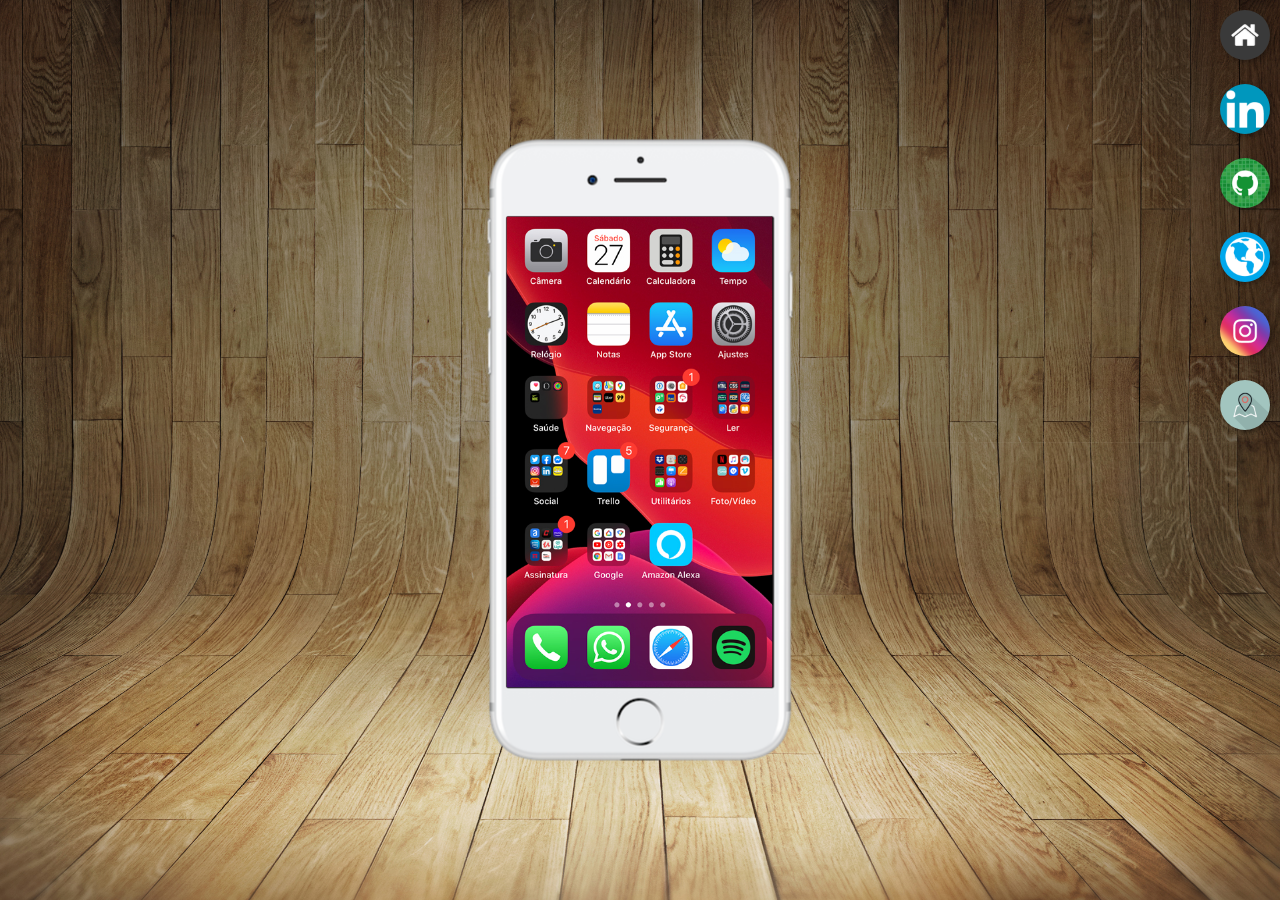
<file: index.html>
<!DOCTYPE html>
<html lang="pt-br">
<head>
    <meta charset="UTF-8">
    <title>Portifolio redes sociais</title>
    <link rel="shortcut icon" href="favicon.ico" type="image/x-icon">
    <link rel="stylesheet" href="estilos/style.css">
</head>
<body>
    <main>
        <section id="telefone">
          <iframe src="home.html" name="tela" id="tela" frameborder="0">Seu navegador não é compatível.</iframe>
          
        </section>
        <section id="redes-sociais">
           <a href="home.html" target="tela"><img src="imagens/logo-home.jpg" alt="Home"></a> <br>
           <a href="linkedin.html" target="tela"><img src="imagens/logo-linkedin.png" alt="linkedin"></a> <br>
           <a href="github.html" target="tela"><img src="imagens/logo-github.jpg" alt="Github"></a> <br>
           <a href="website.html" target="tela"><img src="imagens/website.png" alt="website"></a> <br>
           <a href="instagram.html" target="tela"><img src="imagens/logo-instagram.jpg" alt="Instagram"></a> <br>
           <a href="localização.html" target="tela"><img src="imagens/localização.png" alt="Localização"></a> <br>
           
        </section>
    </main>
</body>
</html>
</file>
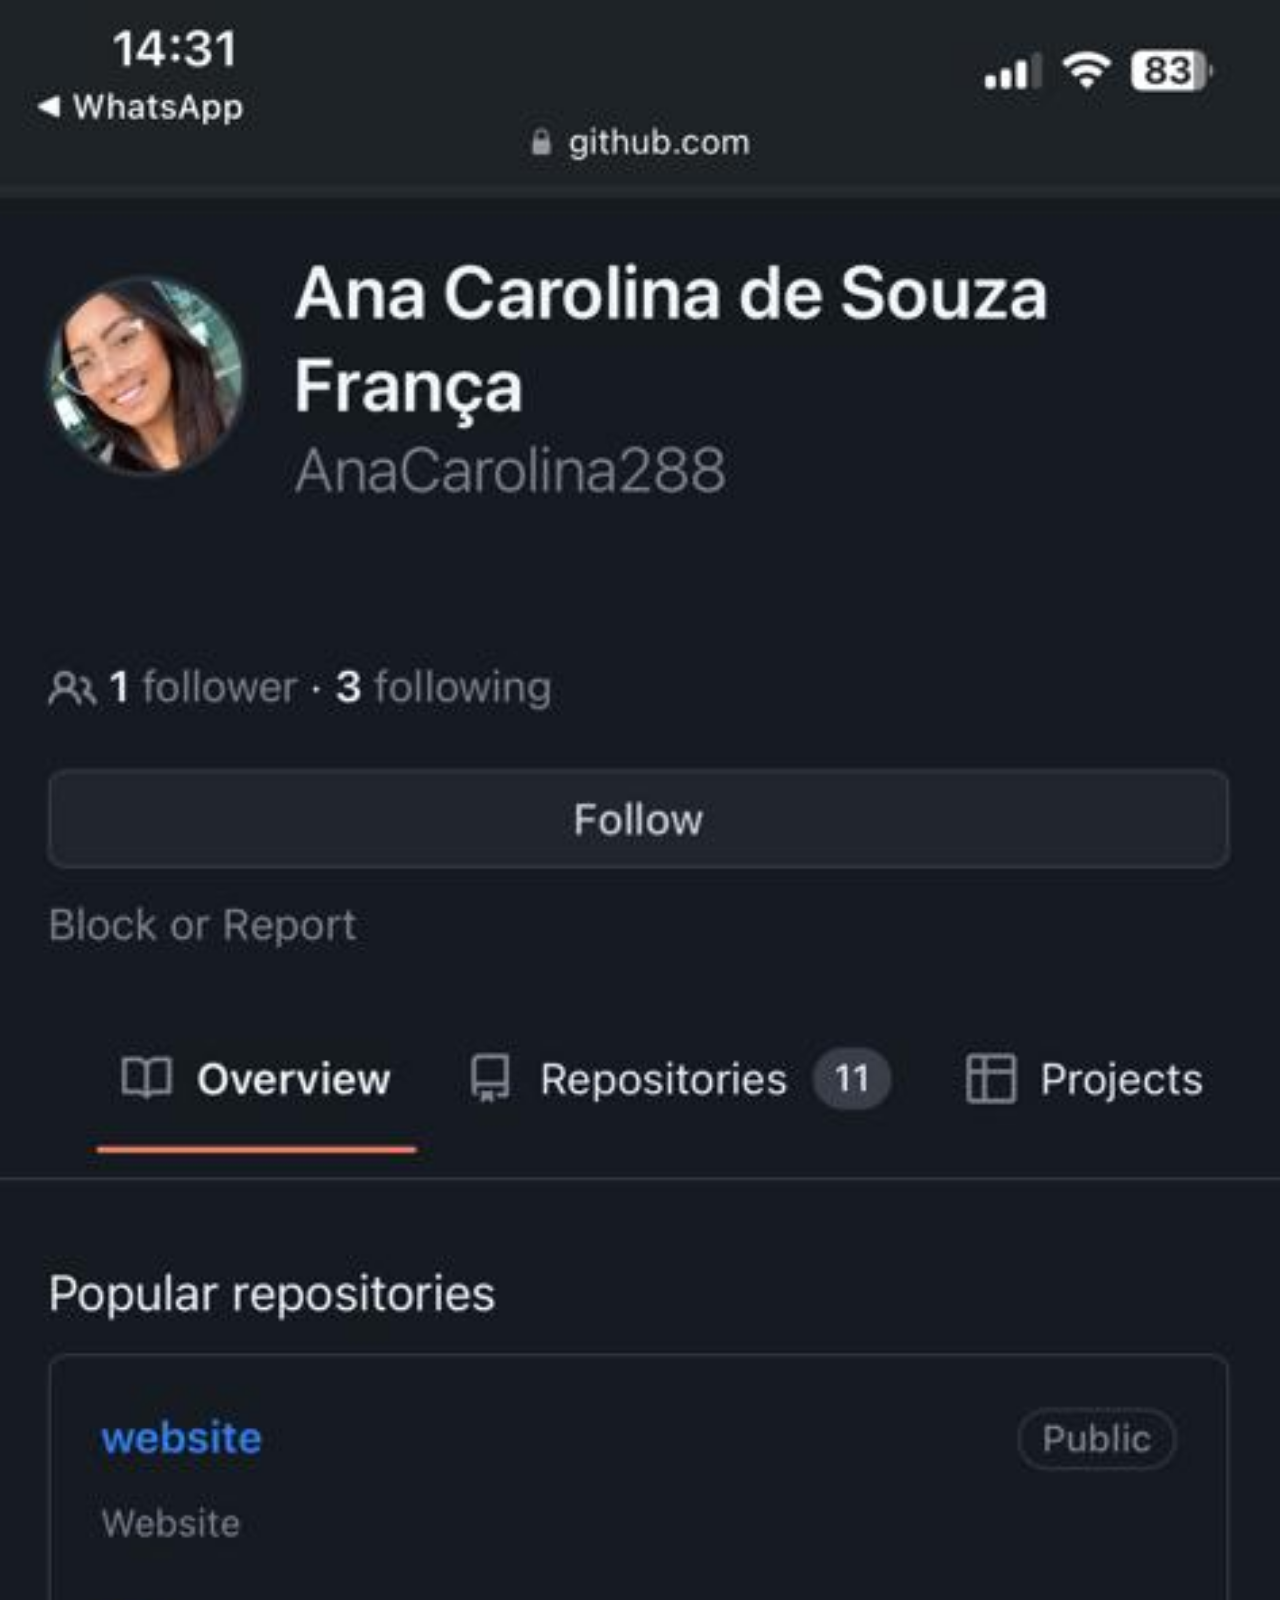
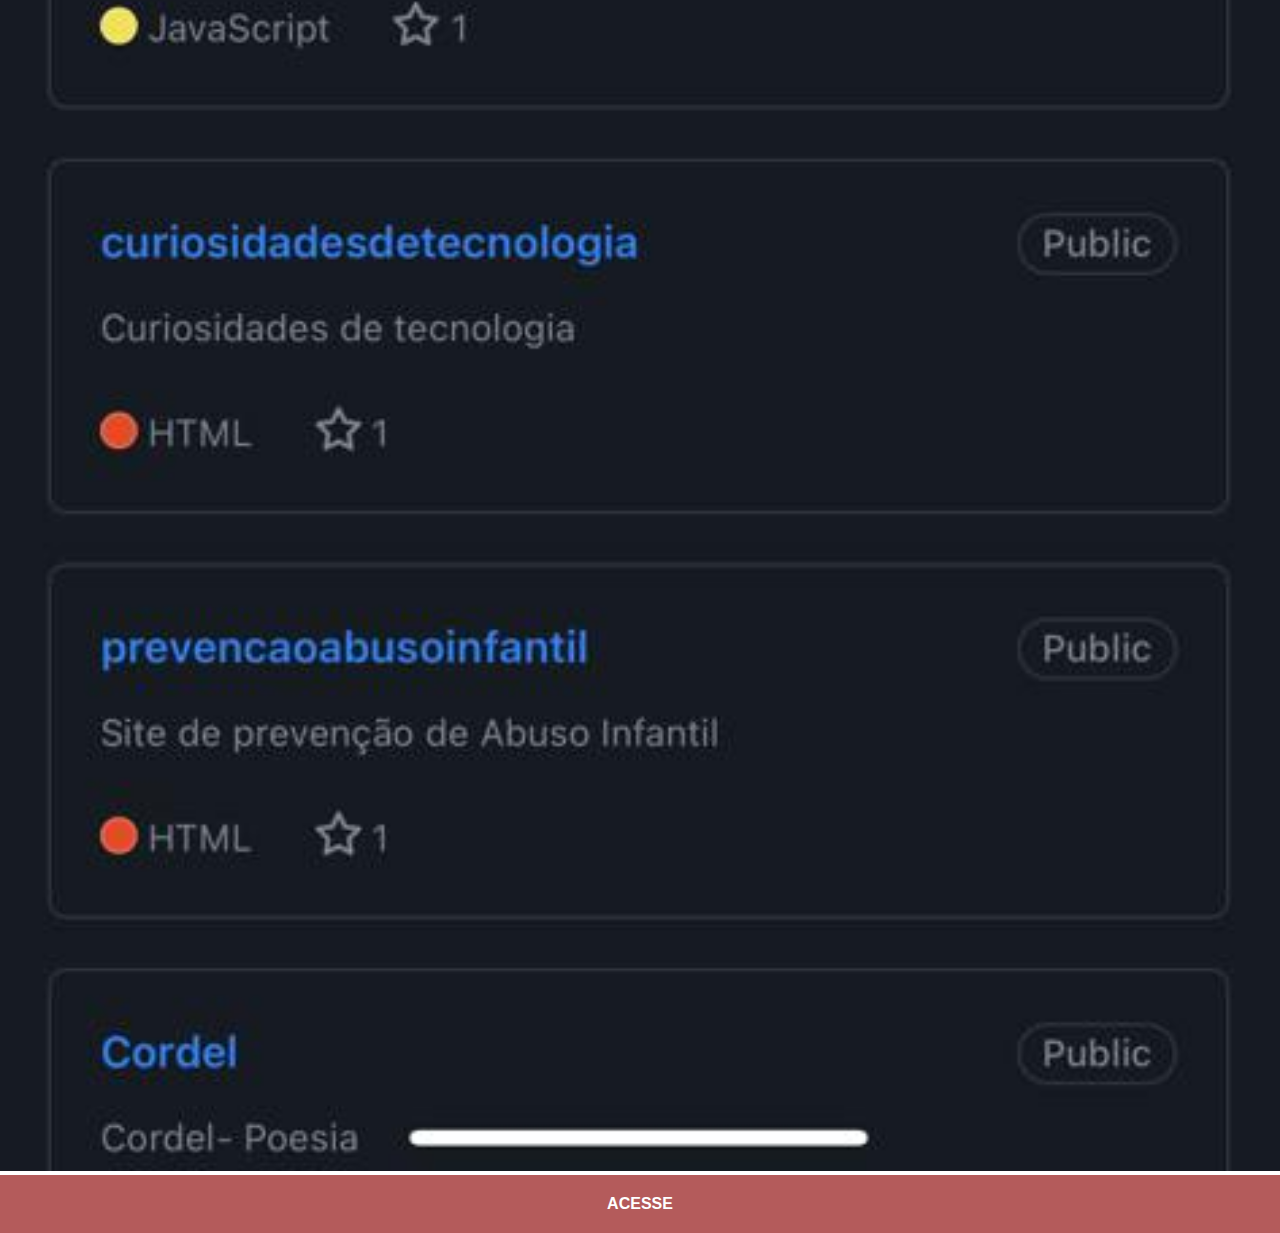
<file: github.html>
<!DOCTYPE html>
<html lang="pt-br">
<head>
    <meta charset="UTF-8">
    <title>Github</title>
    <link rel="stylesheet" href="estilos/social.css">
</head>
<body>
    <img src="imagens/imagem-github.jpeg" alt="Github">
    <a href="https://github.com/AnaCarolina288" target="_blank">ACESSE</a>
</body>
</html>
</file>
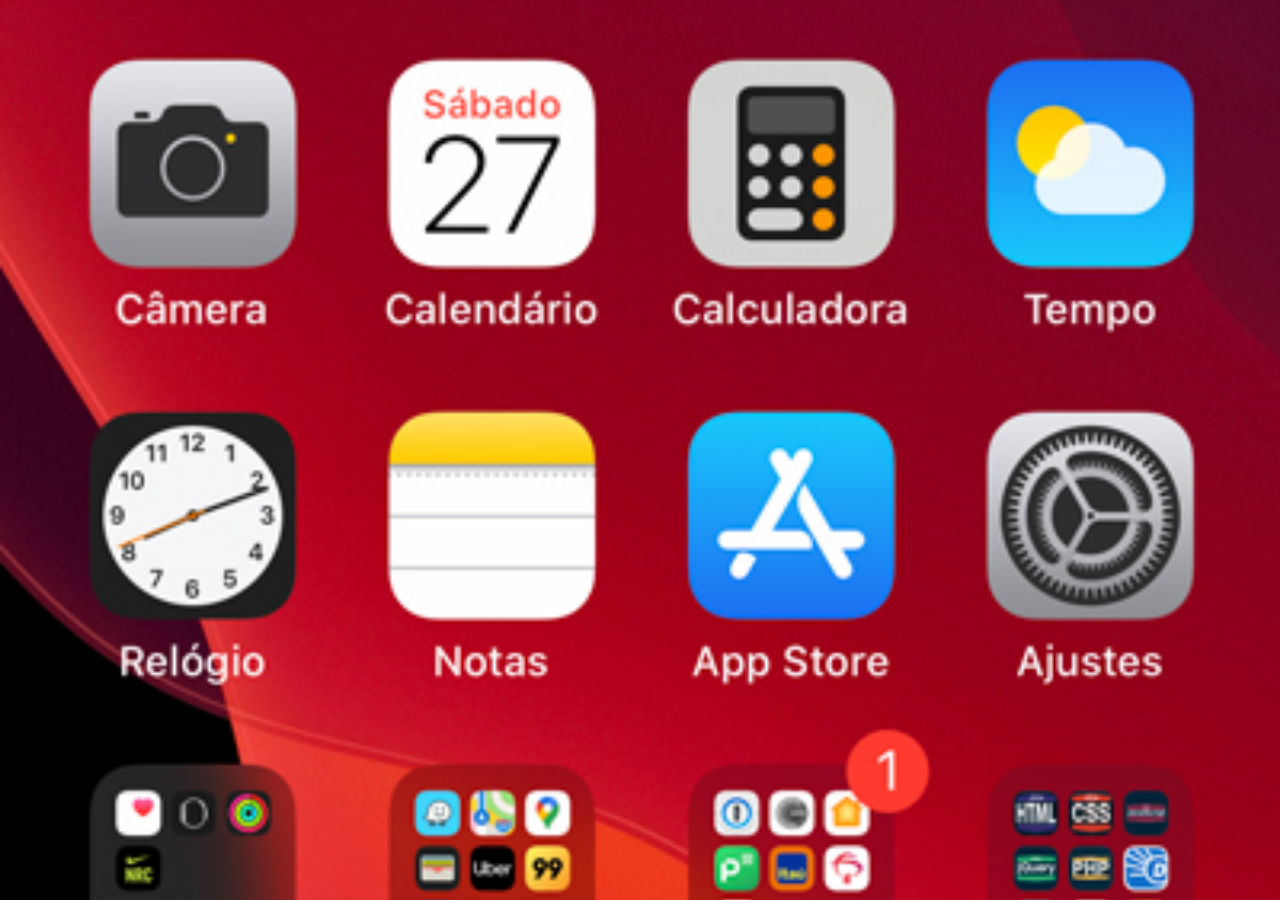
<file: home.html>
<!DOCTYPE html>
<html lang="pt-br">
<head>
    <meta charset="UTF-8">
    <title>Home</title>
</head>
<style>
    * {
        margin: 0px;
        padding: 0px;
    }

    body {
        width: 100vw;
        height: 100vh;
        background: black url('imagens/tela-home.jpg') no-repeat top center;
        background-size: cover;
    }
</style>
<body>
    
</body>
</html>
</file>
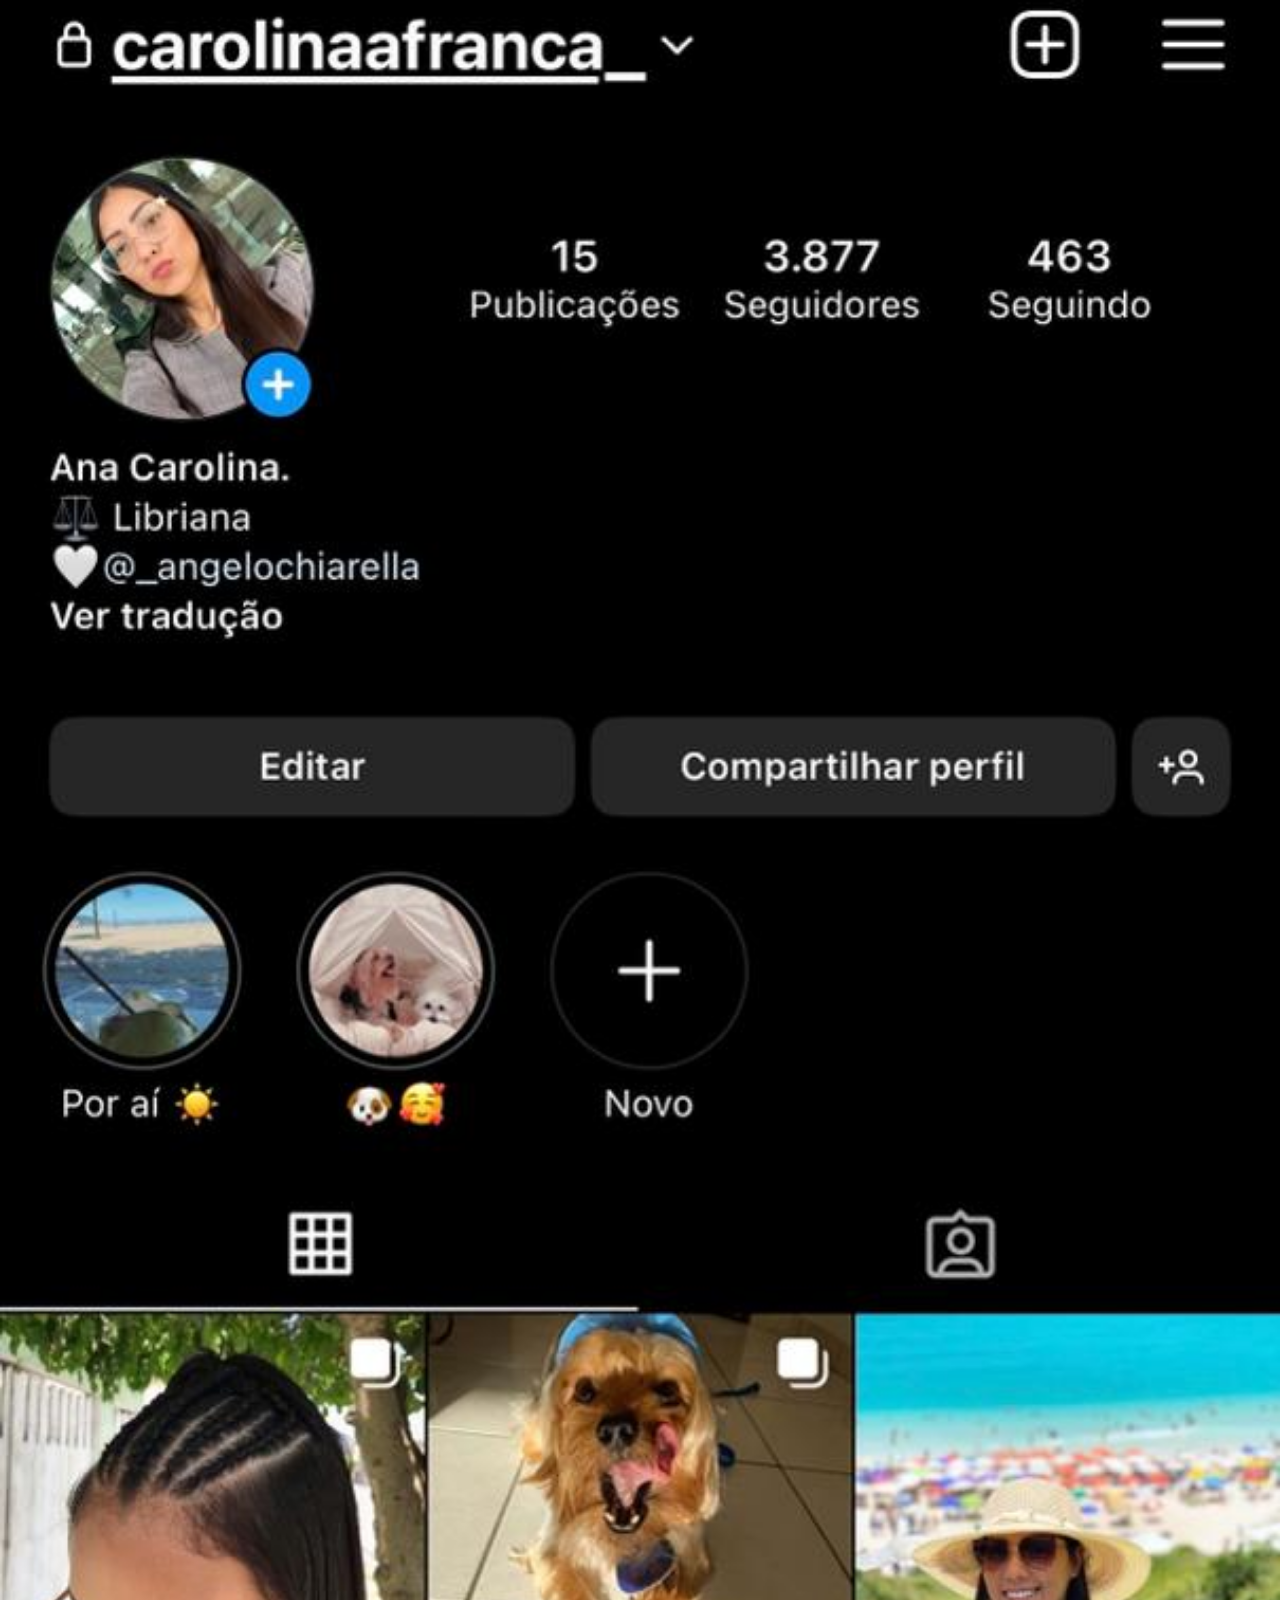
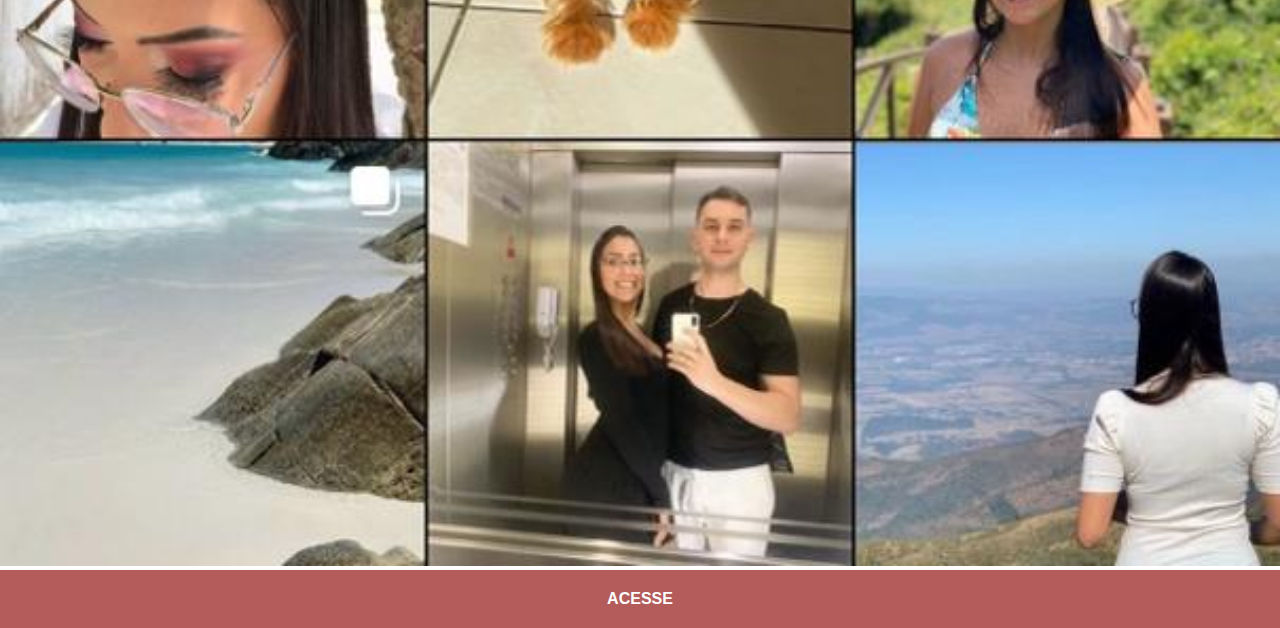
<file: instagram.html>
<!DOCTYPE html>
<html lang="pt-br">
<head>
    <meta charset="UTF-8">
    <title>Instagram</title>
    <link rel="stylesheet" href="estilos/social.css">
</head>
<body>
    <img src="imagens/imagem-instagram.jpeg" alt="Instagram">
    <a href="https://www.instagram.com/carolinaafranca_/" target="_blank">ACESSE</a>
</body>
</html>
</file>
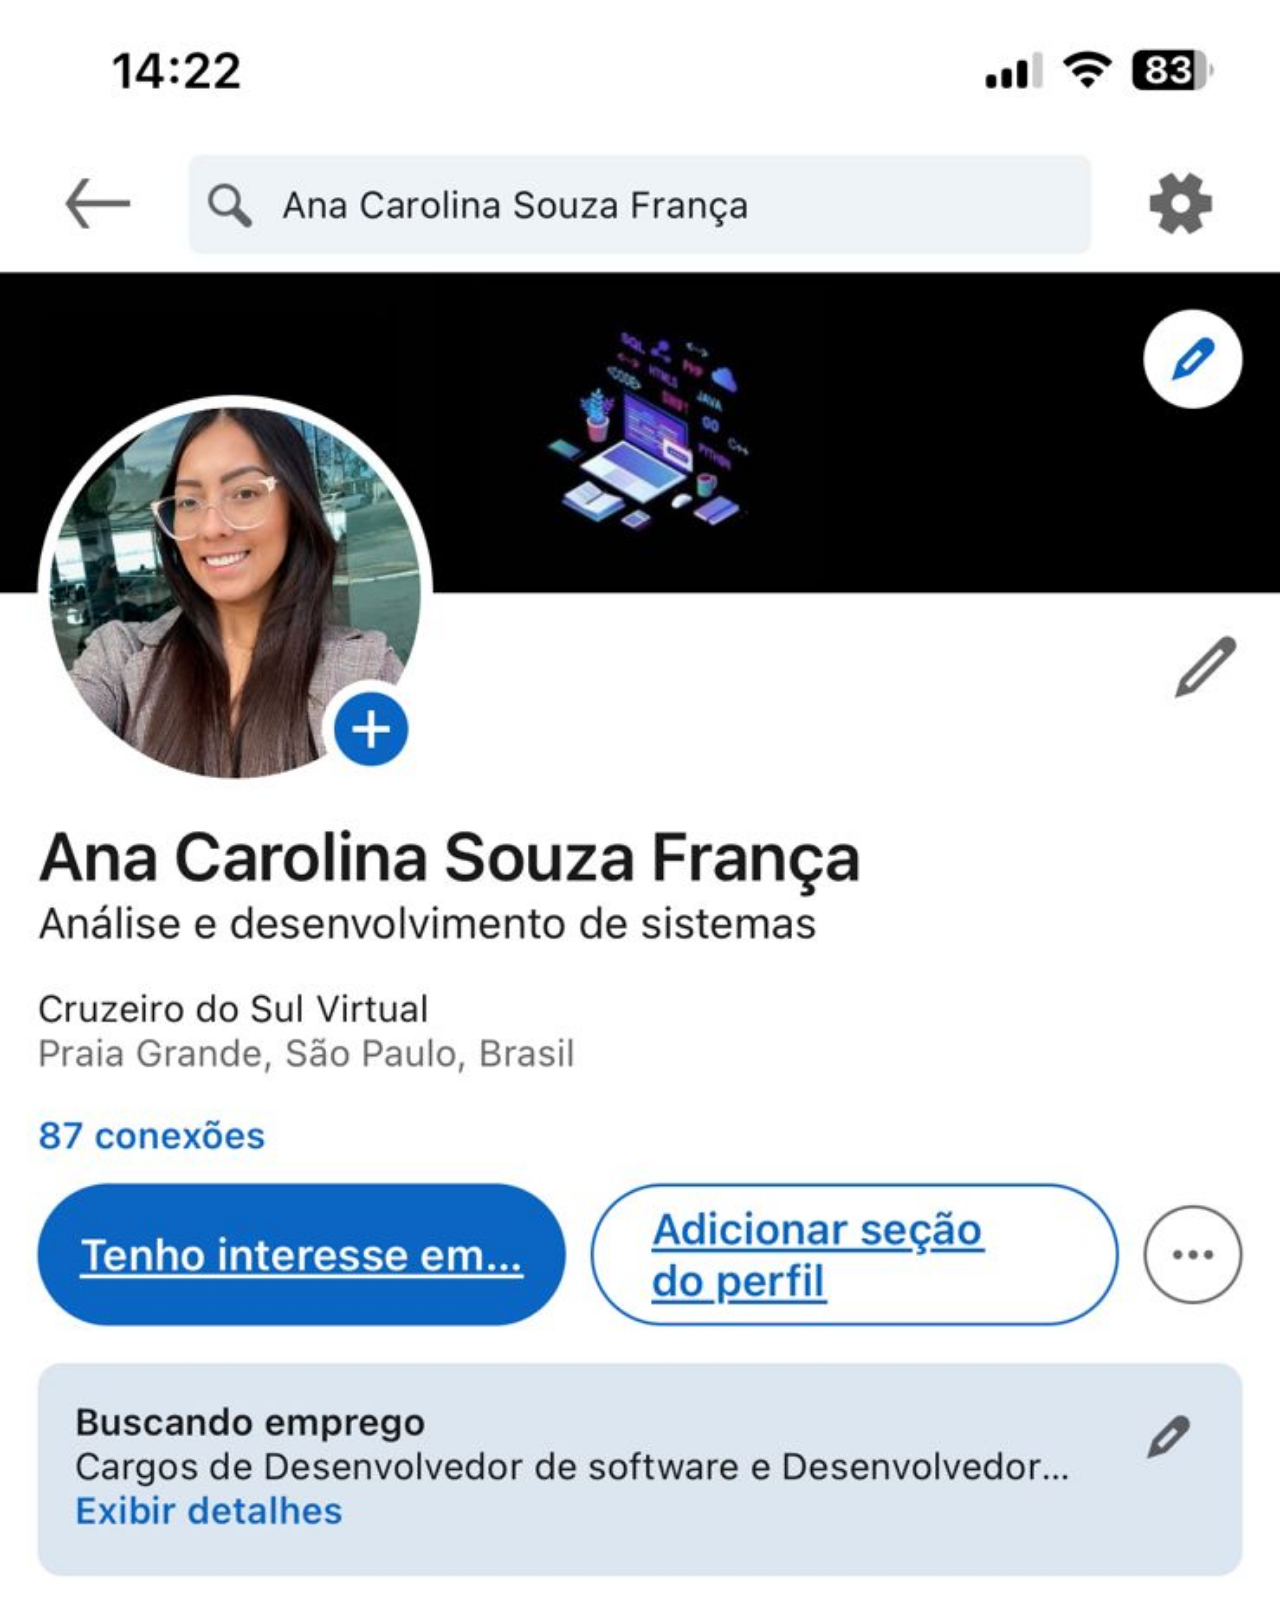
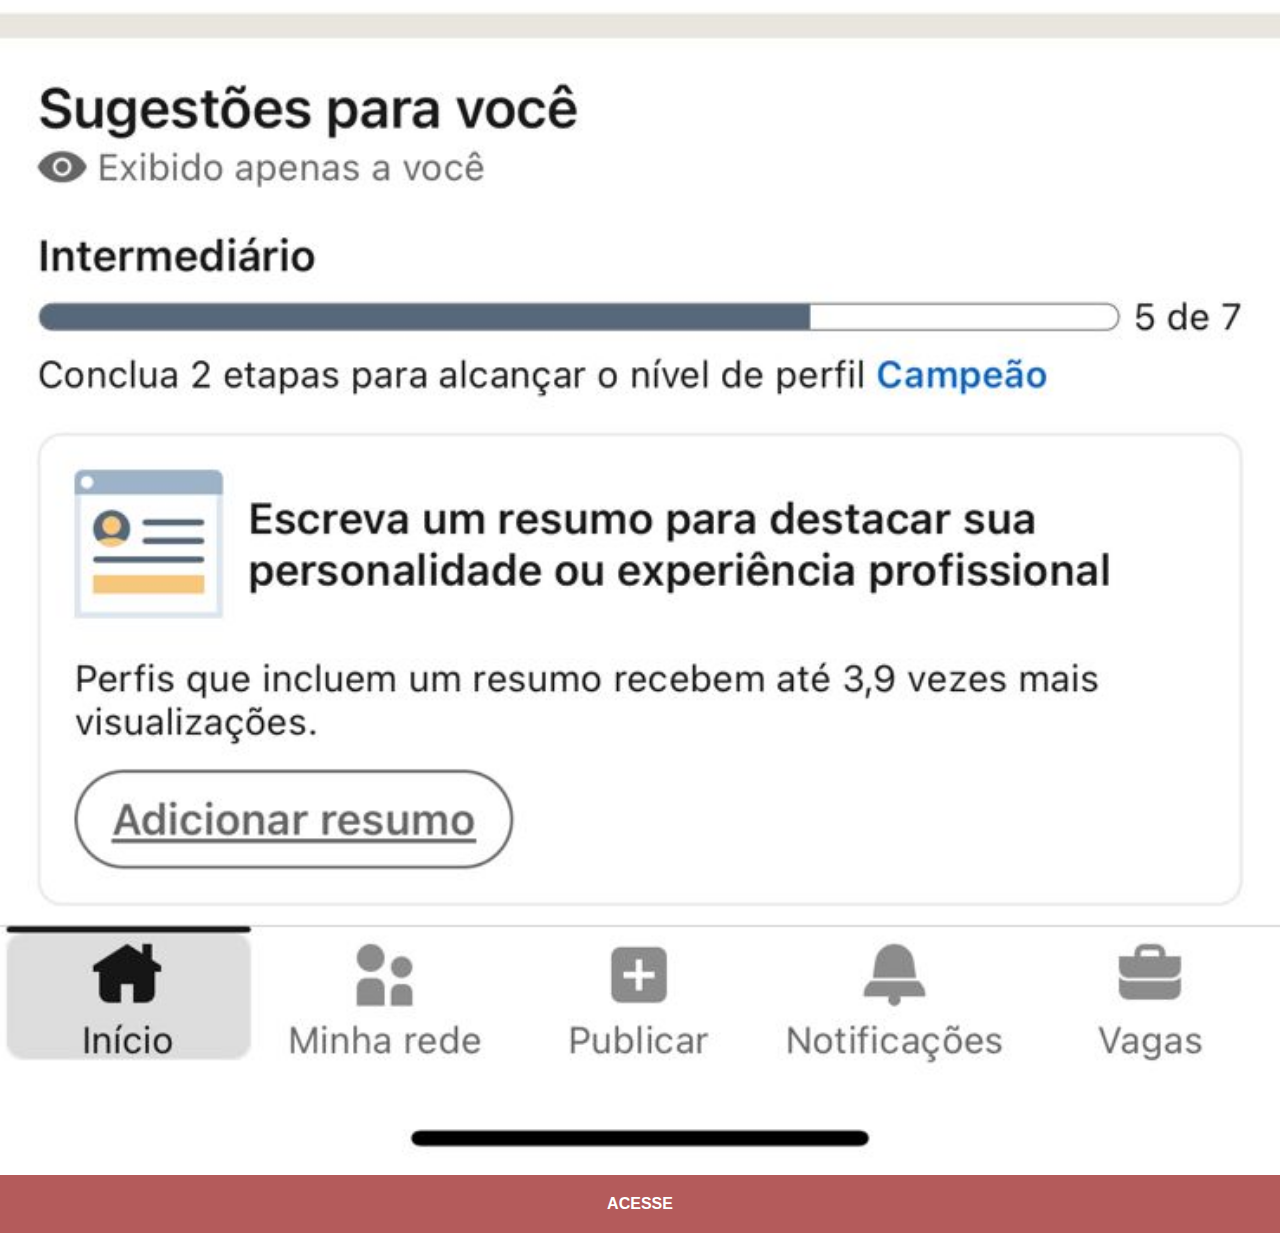
<file: linkedin.html>
<!DOCTYPE html>
<html lang="pt-br">
<head>
    <meta charset="UTF-8">
    <title>Youtube</title>
    <link rel="stylesheet" href="estilos/social.css">
</head>
<body>
    <img src="imagens/imaagem-linkedin.jpeg" alt="linkedin">
    <a href="https://www.linkedin.com/in/carol-franca/" target="_blank">ACESSE</a>
</body>
</html>
</file>
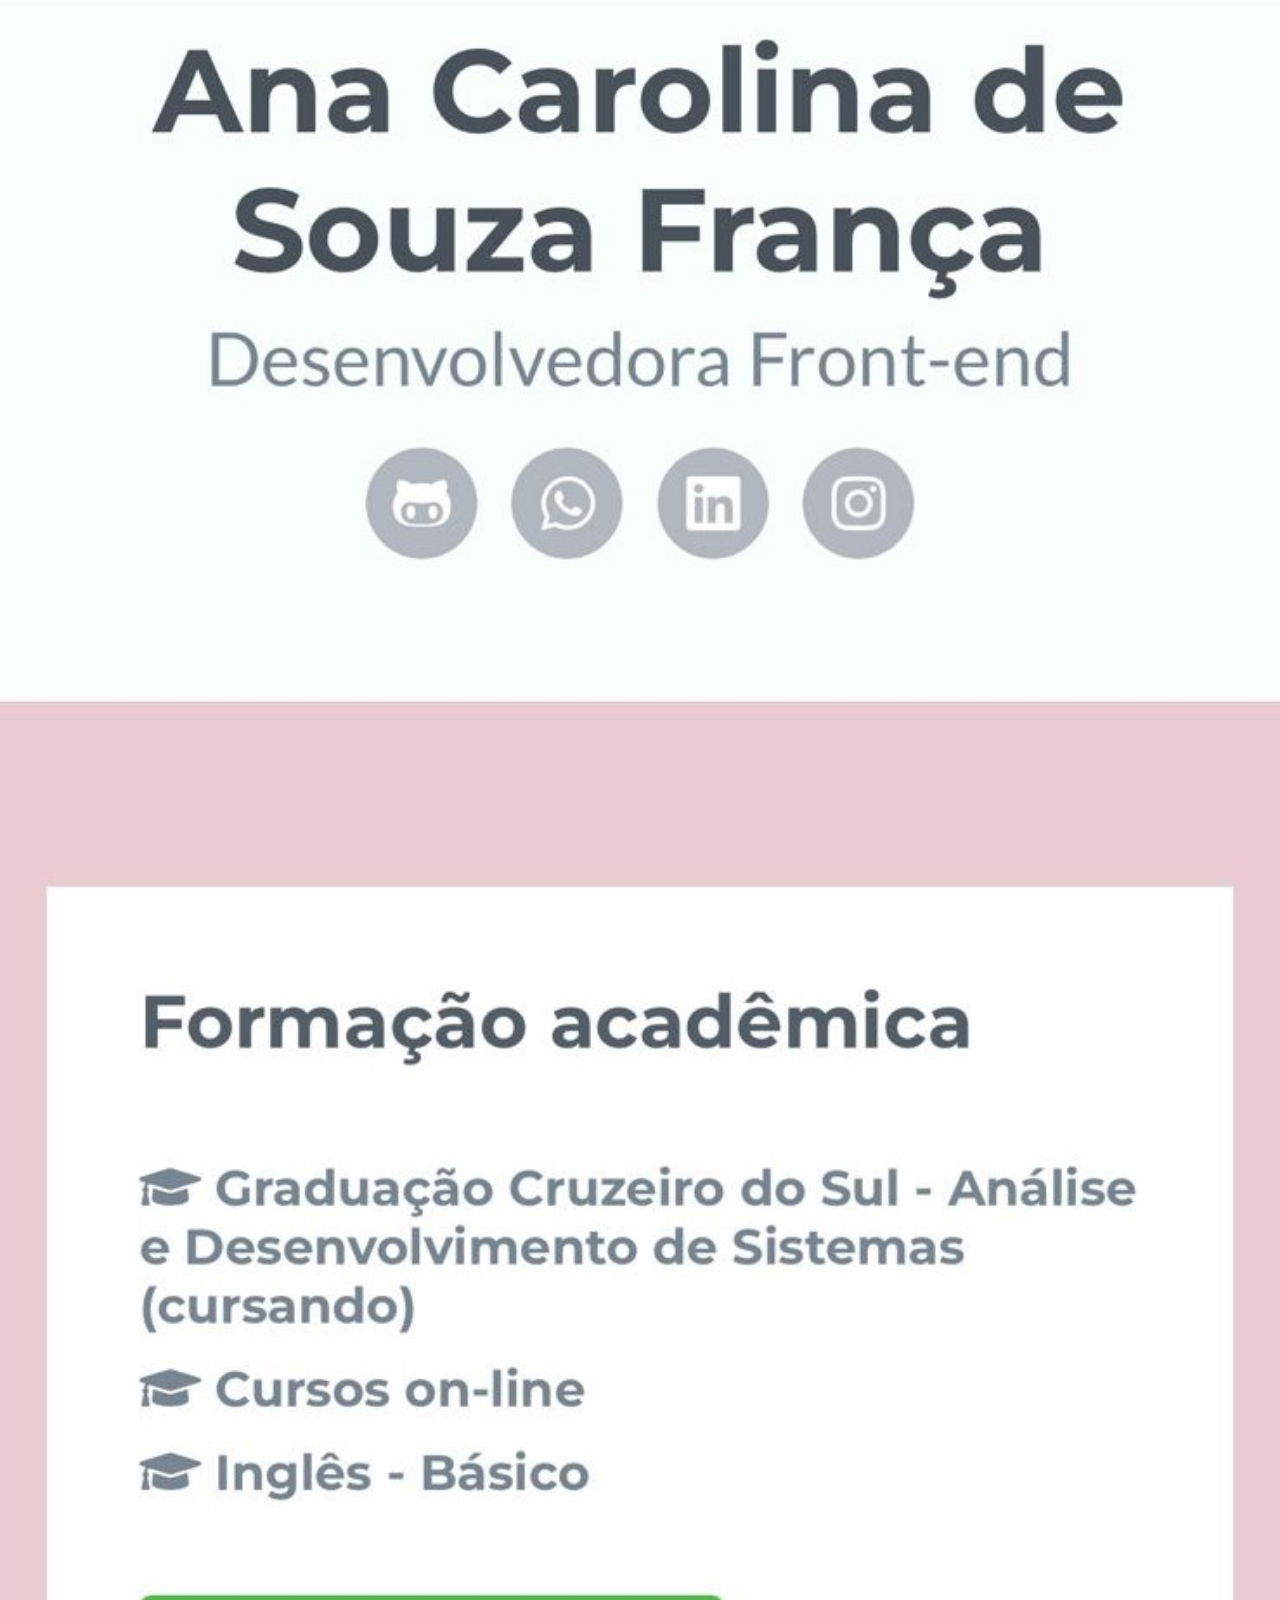
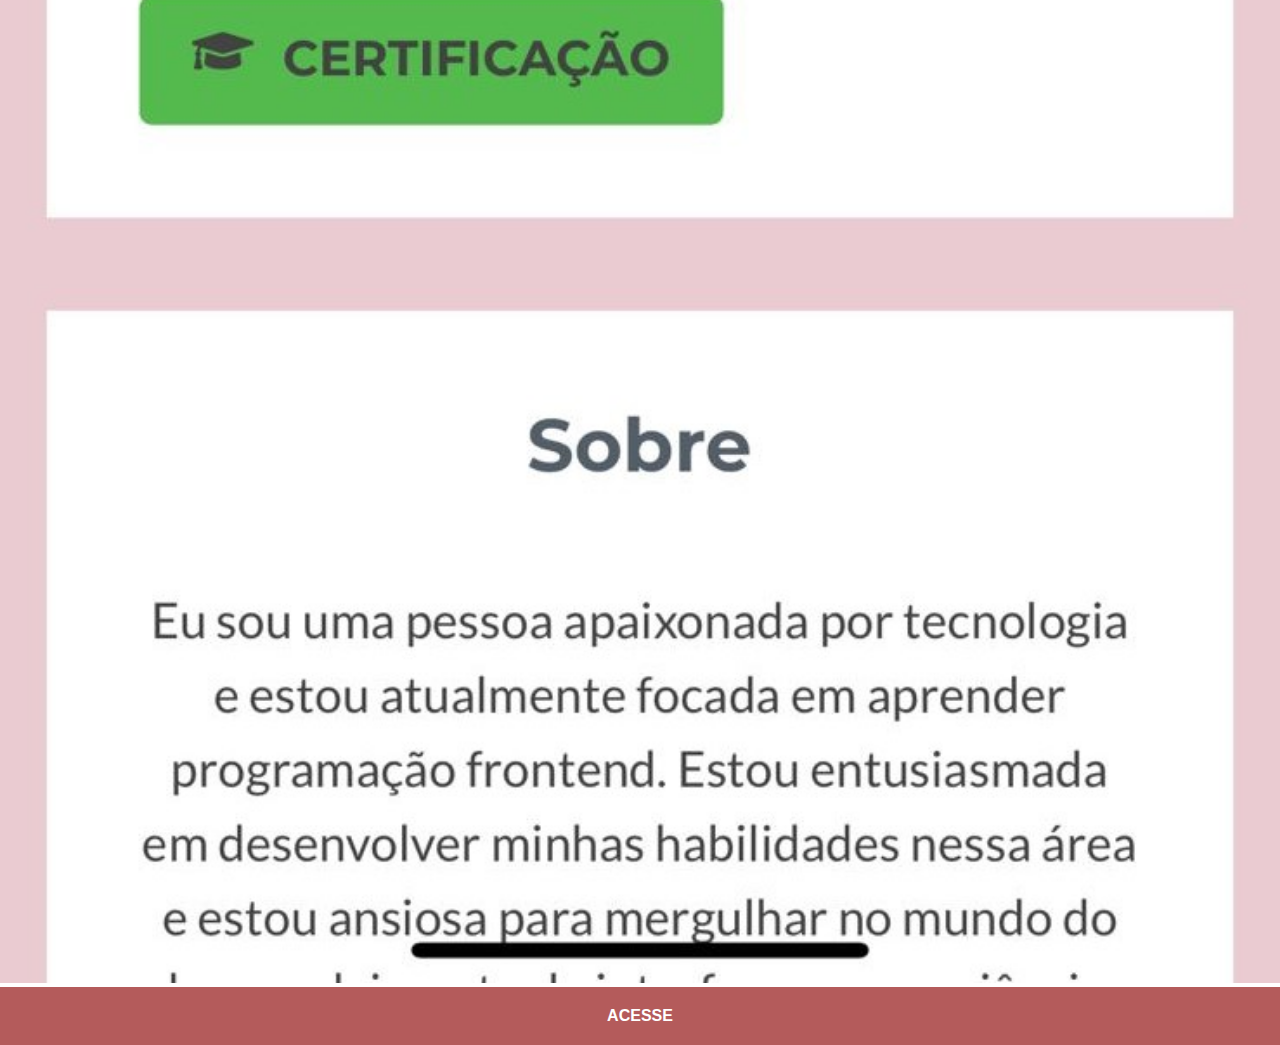
<file: website.html>
<!DOCTYPE html>
<html lang="pt-br">
<head>
    <meta charset="UTF-8">
   <title>website</title>
   <link rel="stylesheet" href="estilos/social.css">
</head>
<body>
    <img src="imagens/imagem-website.jpeg" alt="Website">
    <a href="https://anacarolina288.github.io/website/" target="_blank">ACESSE</a>
</body>
</html>
</file>
<file: estilos/style.css>
@charset "UTF-8";


* {
  margin: 0px;
  padding: 0px;
  font-family: Arial, Helvetica, sans-serif;
}

html, body {
    height: 100vh;
    width: 100vw;
    background-color: black;
}

body {
    background: url('../imagens/fundo-madeira.jpg') no-repeat top center;
    background-size: cover;
    background-attachment: fixed;
}

main {
    position: relative;
    height: 100vh;
    
}

section#telefone {
    position: absolute;
    top: 50%;
    left: 50%;
    transform: translate(-50%, -50%);

    height: 627px;
    width: 311px;
    background: url('../imagens/frame-iphone.png') no-repeat;
}

iframe#tela {
    position: relative;
    top: 80px;
    left: 22px;
    width: 266px;
    height: 471px;
}
section#redes-sociais {
    text-align: right;
}

section#redes-sociais img {
   width: 50px;
   margin: 10px;
   border-radius: 50%;
   box-shadow: 2px 2px 5px rgba(0, 0, 0, 0.322);
   box-sizing: border-box;

}

section#redes-sociais img:hover {
    border: 2px solid rgba(255, 255, 255, 0.664);
    transform: translate(-3px, -3px);
    box-shadow: 5px 5px 10px rgba(0, 0, 0, 0.568);
    transition: transform .5s;
}
</file>
<file: estilos/social.css>
@charset "UTF-8";

* {
    margin: 0px;
    padding: 0px;
    font-family: Arial, Helvetica, sans-serif;
   }

  ::-webkit-scrollbar {
      width: 0px;
      height: 0px;
  }

  img {
      width: 100vw;
  }

  a {
     display: block;
     background-color: rgba(139, 0, 0, 0.644);
     color: white;
     padding: 20px;
     text-align: center;
     font-weight: bolder;
     text-decoration: none;
  }
  a:hover {
      background-color: red;
  }
</file>
